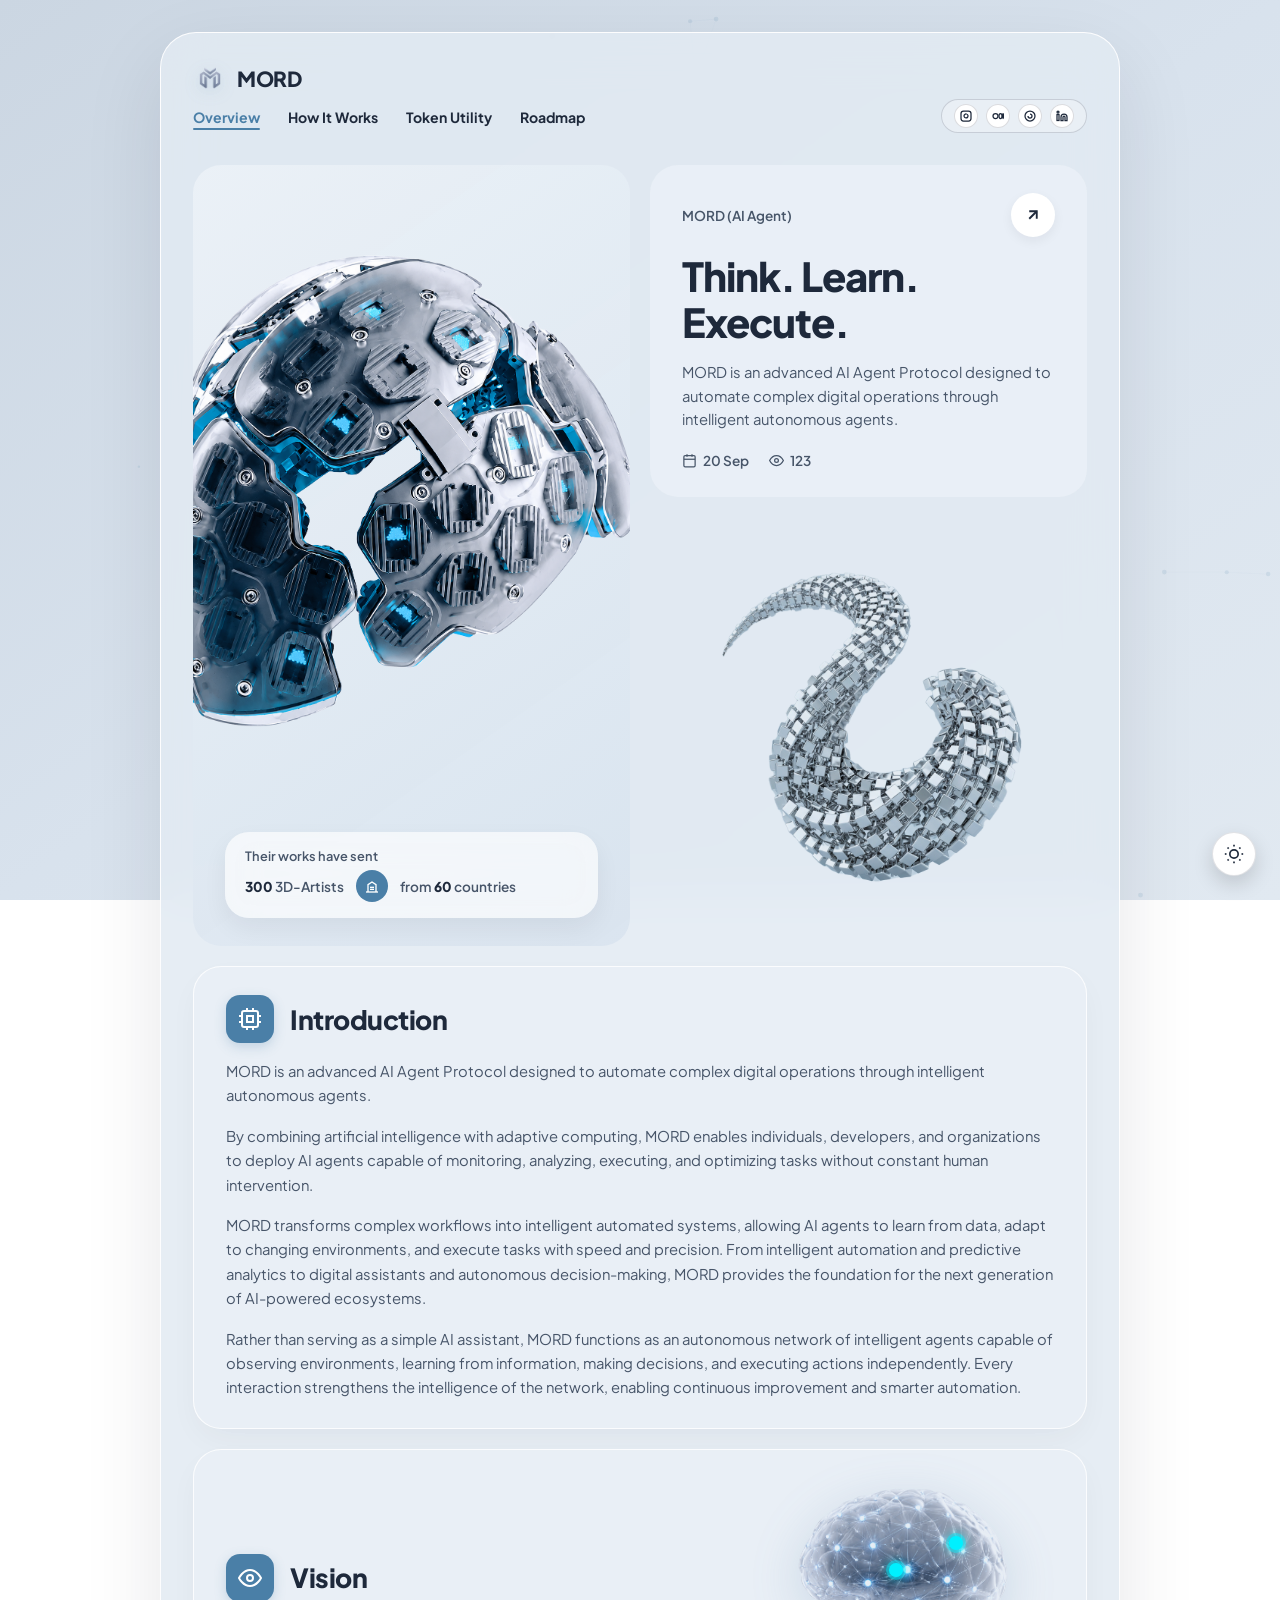
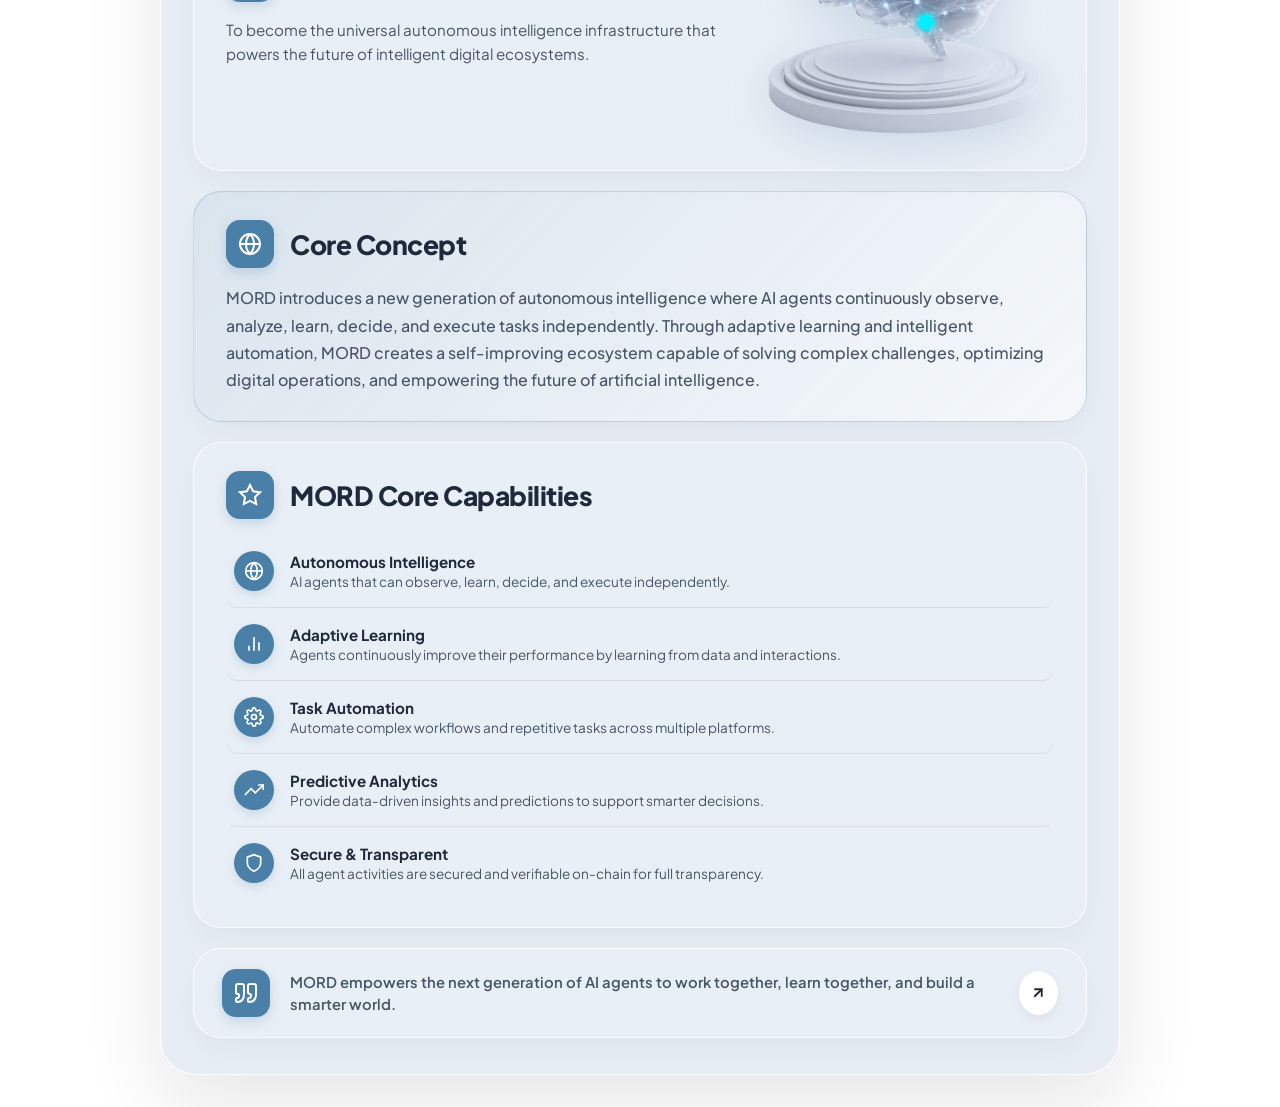
<file: index.html>
<!DOCTYPE html>
<html lang="en">

<head>
  <meta charset="UTF-8">
  <meta name="viewport" content="width=device-width, initial-scale=1.0">
  <meta name="virtual-protocol-site-verification" content="37917fe0d293b3307d3b12949246f4dc" />
  <title>Daily Insider | MORD (AI Agent) - Think. Learn. Execute.</title>
  <meta name="description"
    content="MORD is an advanced AI Agent Protocol designed to automate complex digital operations through intelligent autonomous agents.">
  <link rel="icon" type="image/png" href="assets/favicon.png">
  <link rel="icon" type="image/svg+xml" href="assets/favicon.svg">
  <link rel="apple-touch-icon" href="assets/favicon.png">
  <link rel="stylesheet" href="css/style.css">
</head>

<body>

  <!-- Particle Background Canvas -->
  <canvas id="bg-canvas"></canvas>

  <!-- Main Infographic Frame Wrapper -->
  <div class="infographic-wrapper">

    <!-- Top Header Row -->
    <header>
      <div class="top-header-row">
        <a href="index.html" class="brand-title">
          <img src="assets/mord_logo.png" alt="MORD Official Logo" class="brand-logo-img">
          <span>MORD</span>
        </a>


      </div>

      <!-- Sub Navigation Links & Social Icons -->
      <div class="sub-nav-row">
        <ul class="nav-links-list">
          <li><a href="index.html" class="active">Overview</a></li>
          <li><a href="how-it-works.html">How It Works</a></li>
          <li><a href="tokenomics.html">Token Utility</a></li>
          <li><a href="roadmap.html">Roadmap</a></li>
        </ul>

        <div class="social-pill-group">
          <a href="#" class="social-circle-icon" aria-label="Instagram">
            <svg width="12" height="12" viewBox="0 0 24 24" fill="none" stroke="currentColor" stroke-width="2.5">
              <rect x="2" y="2" width="20" height="20" rx="5" />
              <path d="M16 11.37A4 4 0 1 1 12.63 8 4 4 0 0 1 16 11.37z" />
              <line x1="17.5" y1="6.5" x2="17.51" y2="6.5" />
            </svg>
          </a>
          <a href="#" class="social-circle-icon" aria-label="Medium">
            <svg width="12" height="12" viewBox="0 0 24 24" fill="none" stroke="currentColor" stroke-width="2.5">
              <circle cx="7" cy="12" r="5" />
              <ellipse cx="17" cy="12" rx="3" ry="5" />
              <ellipse cx="22" cy="12" rx="1" ry="5" />
            </svg>
          </a>
          <a href="#" class="social-circle-icon" aria-label="Pinterest">
            <svg width="12" height="12" viewBox="0 0 24 24" fill="none" stroke="currentColor" stroke-width="2.5">
              <circle cx="12" cy="12" r="10" />
              <path d="M8 12c0 2.2 1.8 4 4 4s4-1.8 4-4-1.8-4-4-4" />
            </svg>
          </a>
          <a href="#" class="social-circle-icon" aria-label="LinkedIn">
            <svg width="12" height="12" viewBox="0 0 24 24" fill="none" stroke="currentColor" stroke-width="2.5">
              <path d="M16 8a6 6 0 0 1 6 6v7h-4v-7a2 2 0 0 0-2-2 2 2 0 0 0-2 2v7h-4v-7a6 6 0 0 1 6-6z" />
              <rect x="2" y="9" width="4" height="12" />
              <circle cx="4" cy="4" r="2" />
            </svg>
          </a>
        </div>
      </div>
    </header>

    <!-- Hero Section Grid -->
    <section class="hero-section-grid">

      <!-- Left Column Big Card -->
      <div class="info-card hero-card-visual-left tilt-card">
        <img class="visual-sphere-img" src="assets/hero_sphere.png" alt="3D Chrome Sphere Visual">

        <div class="badge-glass-overlay">
          <span class="badge-top-text">Their works have sent</span>
          <div class="badge-bottom-row">
            <span><strong id="count-artists" data-target="300">0</strong> 3D-Artists</span>
            <div class="badge-blue-circle-icon">
              <svg width="16" height="16" viewBox="0 0 24 24" fill="none" stroke="currentColor" stroke-width="2">
                <path d="M3 21h18" />
                <path d="M6 21V10l6-4 6 4v11" />
                <path d="M9 14h6" />
                <path d="M9 17h6" />
              </svg>
            </div>
            <span>from <strong id="count-countries" data-target="60">0</strong> countries</span>
          </div>
        </div>
      </div>

      <!-- Right Column Cards -->
      <div class="hero-right-col">

        <!-- Info Card -->
        <div class="info-card hero-info-card tilt-card">
          <div class="mord-tag-row">
            <span class="mord-tag-text">MORD (AI Agent)</span>
            <a href="how-it-works.html" class="arrow-circle-btn" id="top-arrow-btn" aria-label="Explore How It Works">
              <svg width="18" height="18" viewBox="0 0 24 24" fill="none" stroke="currentColor" stroke-width="2.5">
                <line x1="7" y1="17" x2="17" y2="7" />
                <polyline points="7 7 17 7 17 17" />
              </svg>
            </a>
          </div>

          <h1 class="hero-headline">Think. Learn. Execute.</h1>
          <p class="hero-desc">MORD is an advanced AI Agent Protocol designed to automate complex digital operations
            through intelligent autonomous agents.</p>

          <div class="meta-stats-row">
            <div class="meta-item">
              <svg width="15" height="15" viewBox="0 0 24 24" fill="none" stroke="currentColor" stroke-width="2">
                <rect x="3" y="4" width="18" height="18" rx="2" ry="2" />
                <line x1="16" y1="2" x2="16" y2="6" />
                <line x1="8" y1="2" x2="8" y2="6" />
                <line x1="3" y1="10" x2="21" y2="10" />
              </svg>
              <span>20 Sep</span>
            </div>
            <div class="meta-item">
              <svg width="15" height="15" viewBox="0 0 24 24" fill="none" stroke="currentColor" stroke-width="2">
                <path d="M1 12s4-8 11-8 11 8 11 8-4 8-11 8-11-8-11-8z" />
                <circle cx="12" cy="12" r="3" />
              </svg>
              <span id="count-views" data-target="123">0</span>
            </div>
          </div>
        </div>

        <!-- Mesh Structure Visual Card -->
        <div class="info-card mesh-visual-card tilt-card" id="mesh-card-btn">
          <img class="mesh-img" src="assets/mesh_structure.png" alt="3D Lattice Mesh Structure">
        </div>

      </div>

    </section>

    <!-- Section 1: Introduction -->
    <section class="info-card intro-card" id="intro">
      <div class="section-header">
        <div class="section-icon-btn">
          <svg width="24" height="24" viewBox="0 0 24 24" fill="none" stroke="currentColor" stroke-width="2">
            <rect x="4" y="4" width="16" height="16" rx="2" />
            <rect x="9" y="9" width="6" height="6" />
            <line x1="9" y1="1" x2="9" y2="4" />
            <line x1="15" y1="1" x2="15" y2="4" />
            <line x1="9" y1="20" x2="9" y2="23" />
            <line x1="15" y1="20" x2="15" y2="23" />
            <line x1="20" y1="9" x2="23" y2="9" />
            <line x1="20" y1="15" x2="23" y2="15" />
            <line x1="1" y1="9" x2="4" y2="9" />
            <line x1="1" y1="15" x2="4" y2="15" />
          </svg>
        </div>
        <h2 class="section-title">Introduction</h2>
      </div>

      <div class="intro-text-block">
        <p>MORD is an advanced AI Agent Protocol designed to automate complex digital operations through intelligent
          autonomous agents.</p>
        <p>By combining artificial intelligence with adaptive computing, MORD enables individuals, developers, and
          organizations to deploy AI agents capable of monitoring, analyzing, executing, and optimizing tasks without
          constant human intervention.</p>
        <p>MORD transforms complex workflows into intelligent automated systems, allowing AI agents to learn from data,
          adapt to changing environments, and execute tasks with speed and precision. From intelligent automation and
          predictive analytics to digital assistants and autonomous decision-making, MORD provides the foundation for
          the next generation of AI-powered ecosystems.</p>
        <p>Rather than serving as a simple AI assistant, MORD functions as an autonomous network of intelligent agents
          capable of observing environments, learning from information, making decisions, and executing actions
          independently. Every interaction strengthens the intelligence of the network, enabling continuous improvement
          and smarter automation.</p>
      </div>
    </section>

    <!-- Section 2: Vision -->
    <section class="info-card vision-card" id="vision">
      <div class="vision-grid-layout">
        <div>
          <div class="section-header">
            <div class="section-icon-btn">
              <svg width="24" height="24" viewBox="0 0 24 24" fill="none" stroke="currentColor" stroke-width="2">
                <path d="M1 12s4-8 11-8 11 8 11 8-4 8-11 8-11-8-11-8z" />
                <circle cx="12" cy="12" r="3" />
              </svg>
            </div>
            <h2 class="section-title">Vision</h2>
          </div>

          <p class="vision-statement-text">To become the universal autonomous intelligence infrastructure that powers
            the future of intelligent digital ecosystems.</p>
        </div>

        <div class="vision-brain-container">
          <img src="assets/glowing_brain_pedestal.png" alt="3D Glowing AI Brain on Pedestal">

          <!-- Telemetry Hotspot Points -->
          <div class="brain-hotspot" style="top: 32%; left: 45%;">
            <div class="hotspot-popup">Neural Latency: 1.2ms</div>
          </div>
          <div class="brain-hotspot" style="top: 22%; left: 65%;">
            <div class="hotspot-popup">Active Sub-Agents: 1,024</div>
          </div>
          <div class="brain-hotspot" style="top: 52%; left: 55%;">
            <div class="hotspot-popup">On-chain Verification: 99.9%</div>
          </div>
        </div>
      </div>
    </section>

    <!-- Section 3: Core Concept -->
    <section class="info-card concept-card-highlight">
      <div class="section-header">
        <div class="section-icon-btn">
          <svg width="24" height="24" viewBox="0 0 24 24" fill="none" stroke="currentColor" stroke-width="2">
            <circle cx="12" cy="12" r="10" />
            <path d="M12 2a14.5 14.5 0 0 0 0 20 14.5 14.5 0 0 0 0-20" />
            <path d="M2 12h20" />
          </svg>
        </div>
        <h2 class="section-title">Core Concept</h2>
      </div>
      <p class="concept-text">MORD introduces a new generation of autonomous intelligence where AI agents continuously
        observe, analyze, learn, decide, and execute tasks independently. Through adaptive learning and intelligent
        automation, MORD creates a self-improving ecosystem capable of solving complex challenges, optimizing digital
        operations, and empowering the future of artificial intelligence.</p>
    </section>

    <!-- Section 4: MORD Core Capabilities -->
    <section class="info-card capabilities-card" id="capabilities">
      <div class="section-header">
        <div class="section-icon-btn">
          <svg width="24" height="24" viewBox="0 0 24 24" fill="none" stroke="currentColor" stroke-width="2">
            <polygon
              points="12 2 15.09 8.26 22 9.27 17 14.14 18.18 21.02 12 17.77 5.82 21.02 7 14.14 2 9.27 8.91 8.26 12 2" />
          </svg>
        </div>
        <h2 class="section-title">MORD Core Capabilities</h2>
      </div>

      <div class="capabilities-list-group">

        <div class="capability-row-item" data-cap-name="Autonomous Intelligence"
          data-cap-desc="AI agents that can observe, learn, decide, and execute independently.">
          <div class="capability-circle-icon">
            <svg width="20" height="20" viewBox="0 0 24 24" fill="none" stroke="currentColor" stroke-width="2">
              <circle cx="12" cy="12" r="10" />
              <path d="M12 2a14.5 14.5 0 0 0 0 20 14.5 14.5 0 0 0 0-20" />
              <path d="M2 12h20" />
            </svg>
          </div>
          <div class="capability-details-box">
            <h3 class="capability-item-title">Autonomous Intelligence</h3>
            <p class="capability-item-desc">AI agents that can observe, learn, decide, and execute independently.</p>
          </div>
        </div>

        <div class="capability-row-item" data-cap-name="Adaptive Learning"
          data-cap-desc="Agents continuously improve their performance by learning from data and interactions.">
          <div class="capability-circle-icon">
            <svg width="20" height="20" viewBox="0 0 24 24" fill="none" stroke="currentColor" stroke-width="2">
              <line x1="18" y1="20" x2="18" y2="10" />
              <line x1="12" y1="20" x2="12" y2="4" />
              <line x1="6" y1="20" x2="6" y2="14" />
            </svg>
          </div>
          <div class="capability-details-box">
            <h3 class="capability-item-title">Adaptive Learning</h3>
            <p class="capability-item-desc">Agents continuously improve their performance by learning from data and
              interactions.</p>
          </div>
        </div>

        <div class="capability-row-item" data-cap-name="Task Automation"
          data-cap-desc="Automate complex workflows and repetitive tasks across multiple platforms.">
          <div class="capability-circle-icon">
            <svg width="20" height="20" viewBox="0 0 24 24" fill="none" stroke="currentColor" stroke-width="2">
              <circle cx="12" cy="12" r="3" />
              <path
                d="M19.4 15a1.65 1.65 0 0 0 .33 1.82l.06.06a2 2 0 0 1 0 2.83 2 2 0 0 1-2.83 0l-.06-.06a1.65 1.65 0 0 0-1.82-.33 1.65 1.65 0 0 0-1 1.51V21a2 2 0 0 1-2 2 2 2 0 0 1-2-2v-.09A1.65 1.65 0 0 0 9 19.4a1.65 1.65 0 0 0-1.82.33l-.06.06a2 2 0 0 1-2.83 0 2 2 0 0 1 0-2.83l.06-.06a1.65 1.65 0 0 0 .33-1.82 1.65 1.65 0 0 0-1.51-1H3a2 2 0 0 1-2-2 2 2 0 0 1 2-2h.09A1.65 1.65 0 0 0 4.6 9a1.65 1.65 0 0 0-.33-1.82l-.06-.06a2 2 0 0 1 0-2.83 2 2 0 0 1 2.83 0l.06.06a1.65 1.65 0 0 0 1.82.33H9a1.65 1.65 0 0 0 1-1.51V3a2 2 0 0 1 2-2 2 2 0 0 1 2 2v.09a1.65 1.65 0 0 0 1 1.51 1.65 1.65 0 0 0 1.82-.33l.06-.06a2 2 0 0 1 2.83 0 2 2 0 0 1 0 2.83l-.06.06a1.65 1.65 0 0 0-.33 1.82V9a1.65 1.65 0 0 0 1.51 1H21a2 2 0 0 1 2 2 2 2 0 0 1-2 2h-.09a1.65 1.65 0 0 0-1.51 1z" />
            </svg>
          </div>
          <div class="capability-details-box">
            <h3 class="capability-item-title">Task Automation</h3>
            <p class="capability-item-desc">Automate complex workflows and repetitive tasks across multiple platforms.
            </p>
          </div>
        </div>

        <div class="capability-row-item" data-cap-name="Predictive Analytics"
          data-cap-desc="Provide data-driven insights and predictions to support smarter decisions.">
          <div class="capability-circle-icon">
            <svg width="20" height="20" viewBox="0 0 24 24" fill="none" stroke="currentColor" stroke-width="2">
              <polyline points="23 6 13.5 15.5 8.5 10.5 1 18" />
              <polyline points="17 6 23 6 23 12" />
            </svg>
          </div>
          <div class="capability-details-box">
            <h3 class="capability-item-title">Predictive Analytics</h3>
            <p class="capability-item-desc">Provide data-driven insights and predictions to support smarter decisions.
            </p>
          </div>
        </div>

        <div class="capability-row-item" data-cap-name="Secure & Transparent"
          data-cap-desc="All agent activities are secured and verifiable on-chain for full transparency.">
          <div class="capability-circle-icon">
            <svg width="20" height="20" viewBox="0 0 24 24" fill="none" stroke="currentColor" stroke-width="2">
              <path d="M12 22s8-4 8-10V5l-8-3-8 3v7c0 6 8 10 8 10z" />
            </svg>
          </div>
          <div class="capability-details-box">
            <h3 class="capability-item-title">Secure & Transparent</h3>
            <p class="capability-item-desc">All agent activities are secured and verifiable on-chain for full
              transparency.</p>
          </div>
        </div>

      </div>
    </section>

    <!-- Section 5: Quote Banner -->
    <section class="info-card quote-card-row" id="quote-sec">
      <div class="quote-left-group">
        <div class="section-icon-btn">
          <svg width="24" height="24" viewBox="0 0 24 24" fill="none" stroke="currentColor" stroke-width="2">
            <path
              d="M3 21c3 0 7-1 7-8V5c0-1.25-.756-2.017-2-2H4c-1.25 0-2 .75-2 1.972V11c0 1.25.75 2 2 2 1 0 1 0 1 1v1c0 1-1 2-2 2s-1 .008-1 1.031V20c0 1 0 1 1 1z" />
            <path
              d="M15 21c3 0 7-1 7-8V5c0-1.25-.757-2.017-2-2h-4c-1.25 0-2 .75-2 1.972V11c0 1.25.75 2 2 2 1 0 1 0 1 1v1c0 1-1 2-2 2s-1 .008-1 1.031V20c0 1 0 1 1 1z" />
          </svg>
        </div>
        <p class="quote-statement">MORD empowers the next generation of AI agents to work together, learn together, and
          build a smarter world.</p>
      </div>

      <a href="how-it-works.html" class="arrow-circle-btn" aria-label="Explore Protocol">
        <svg width="18" height="18" viewBox="0 0 24 24" fill="none" stroke="currentColor" stroke-width="2.5">
          <line x1="7" y1="17" x2="17" y2="7" />
          <polyline points="7 7 17 7 17 17" />
        </svg>
      </a>
    </section>

  </div>

  <!-- Interactive Modal Box -->
  <div class="modal-overlay" id="modal-overlay">
    <div class="modal-box">
      <button class="modal-close-x" id="modal-close">&times;</button>
      <h3 class="modal-heading" id="modal-title">MORD AI Agent Portal</h3>
      <p class="modal-subtext" id="modal-subtitle">Experience autonomous neural agent execution.</p>
      <button class="modal-btn-submit" id="modal-action-btn">Launch Agent Console</button>
    </div>
  </div>

  <!-- Floating Light/Dark Mode Switch -->
  <button class="theme-switch-float" id="theme-switch" aria-label="Toggle Dark Mode">
    <svg width="20" height="20" viewBox="0 0 24 24" fill="none" stroke="currentColor" stroke-width="2">
      <circle cx="12" cy="12" r="5" />
      <line x1="12" y1="1" x2="12" y2="3" />
      <line x1="12" y1="21" x2="12" y2="23" />
      <line x1="4.22" y1="4.22" x2="5.64" y2="5.64" />
      <line x1="18.36" y1="18.36" x2="19.78" y2="19.78" />
      <line x1="1" y1="12" x2="3" y2="12" />
      <line x1="21" y1="12" x2="23" y2="12" />
      <line x1="4.22" y1="19.78" x2="5.64" y2="18.36" />
      <line x1="18.36" y1="5.64" x2="19.78" y2="4.22" />
    </svg>
  </button>

  <script src="js/app.js"></script>
</body>

</html>
</file>
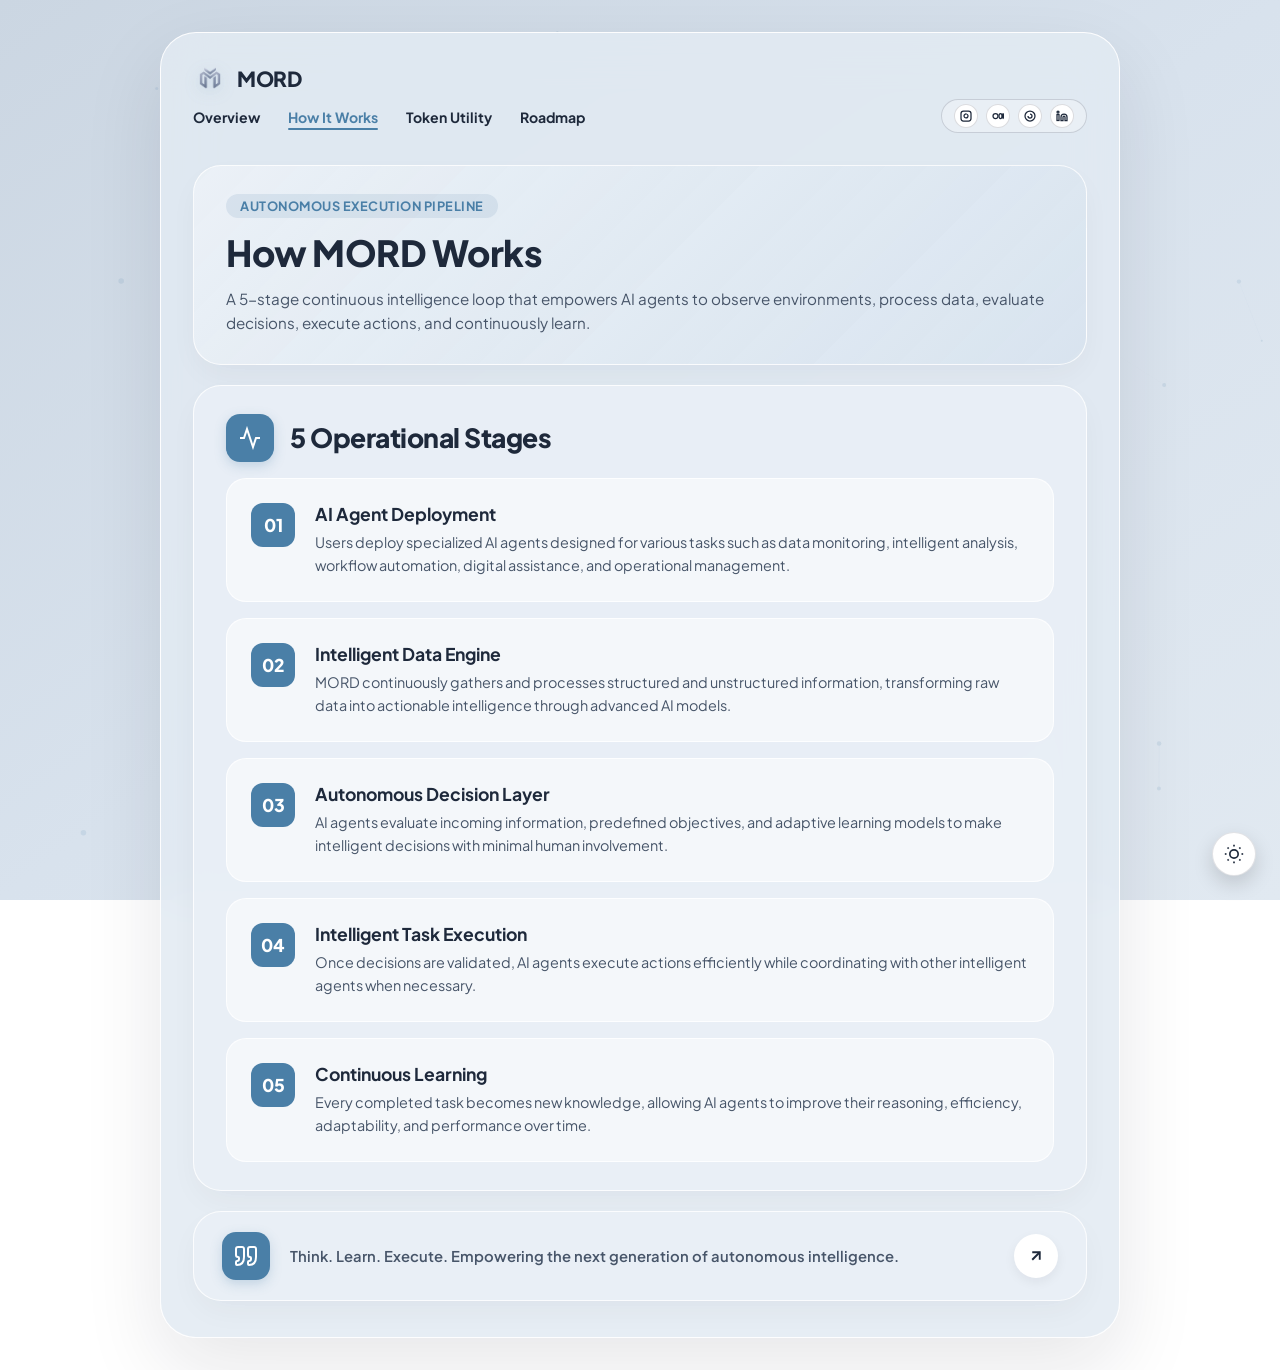
<file: how-it-works.html>
<!DOCTYPE html>
<html lang="en">
<head>
  <meta charset="UTF-8">
  <meta name="viewport" content="width=device-width, initial-scale=1.0">
  <title>How It Works | MORD AI Agent Protocol</title>
  <meta name="description" content="Learn how MORD AI Agents observe, analyze, learn, decide, and execute autonomous digital workflows.">
  <link rel="icon" type="image/png" href="assets/favicon.png">
  <link rel="icon" type="image/svg+xml" href="assets/favicon.svg">
  <link rel="apple-touch-icon" href="assets/favicon.png">
  <link rel="stylesheet" href="css/style.css">
</head>
<body>

  <!-- Particle Background Canvas -->
  <canvas id="bg-canvas"></canvas>

  <div class="infographic-wrapper">

    <!-- Top Header Row -->
    <header>
      <div class="top-header-row">
        <a href="index.html" class="brand-title">
          <img src="assets/mord_logo.png" alt="MORD Official Logo" class="brand-logo-img">
          <span>MORD</span>
        </a>


      </div>

      <!-- Sub Navigation Links & Social Icons -->
      <div class="sub-nav-row">
        <ul class="nav-links-list">
          <li><a href="index.html">Overview</a></li>
          <li><a href="how-it-works.html" class="active">How It Works</a></li>
          <li><a href="tokenomics.html">Token Utility</a></li>
          <li><a href="roadmap.html">Roadmap</a></li>
        </ul>

        <div class="social-pill-group">
          <a href="#" class="social-circle-icon" aria-label="Instagram">
            <svg width="12" height="12" viewBox="0 0 24 24" fill="none" stroke="currentColor" stroke-width="2.5"><rect x="2" y="2" width="20" height="20" rx="5"/><path d="M16 11.37A4 4 0 1 1 12.63 8 4 4 0 0 1 16 11.37z"/><line x1="17.5" y1="6.5" x2="17.51" y2="6.5"/></svg>
          </a>
          <a href="#" class="social-circle-icon" aria-label="Medium">
            <svg width="12" height="12" viewBox="0 0 24 24" fill="none" stroke="currentColor" stroke-width="2.5"><circle cx="7" cy="12" r="5"/><ellipse cx="17" cy="12" rx="3" ry="5"/><ellipse cx="22" cy="12" rx="1" ry="5"/></svg>
          </a>
          <a href="#" class="social-circle-icon" aria-label="Pinterest">
            <svg width="12" height="12" viewBox="0 0 24 24" fill="none" stroke="currentColor" stroke-width="2.5"><circle cx="12" cy="12" r="10"/><path d="M8 12c0 2.2 1.8 4 4 4s4-1.8 4-4-1.8-4-4-4"/></svg>
          </a>
          <a href="#" class="social-circle-icon" aria-label="LinkedIn">
            <svg width="12" height="12" viewBox="0 0 24 24" fill="none" stroke="currentColor" stroke-width="2.5"><path d="M16 8a6 6 0 0 1 6 6v7h-4v-7a2 2 0 0 0-2-2 2 2 0 0 0-2 2v7h-4v-7a6 6 0 0 1 6-6z"/><rect x="2" y="9" width="4" height="12"/><circle cx="4" cy="4" r="2"/></svg>
          </a>
        </div>
      </div>
    </header>

    <!-- Page Header Title Card -->
    <div class="info-card page-header-card">
      <span class="page-badge">Autonomous Execution Pipeline</span>
      <h1 class="page-title">How MORD Works</h1>
      <p class="page-subtitle">A 5-stage continuous intelligence loop that empowers AI agents to observe environments, process data, evaluate decisions, execute actions, and continuously learn.</p>
    </div>

    <!-- 5-Step Process Section -->
    <section class="info-card">
      <div class="section-header">
        <div class="section-icon-btn">
          <svg width="24" height="24" viewBox="0 0 24 24" fill="none" stroke="currentColor" stroke-width="2"><polyline points="22 12 18 12 15 21 9 3 6 12 2 12"/></svg>
        </div>
        <h2 class="section-title">5 Operational Stages</h2>
      </div>

      <div class="steps-container">

        <div class="step-card-item">
          <div class="step-num-badge">01</div>
          <div class="step-content-box">
            <h3>AI Agent Deployment</h3>
            <p>Users deploy specialized AI agents designed for various tasks such as data monitoring, intelligent analysis, workflow automation, digital assistance, and operational management.</p>
          </div>
        </div>

        <div class="step-card-item">
          <div class="step-num-badge">02</div>
          <div class="step-content-box">
            <h3>Intelligent Data Engine</h3>
            <p>MORD continuously gathers and processes structured and unstructured information, transforming raw data into actionable intelligence through advanced AI models.</p>
          </div>
        </div>

        <div class="step-card-item">
          <div class="step-num-badge">03</div>
          <div class="step-content-box">
            <h3>Autonomous Decision Layer</h3>
            <p>AI agents evaluate incoming information, predefined objectives, and adaptive learning models to make intelligent decisions with minimal human involvement.</p>
          </div>
        </div>

        <div class="step-card-item">
          <div class="step-num-badge">04</div>
          <div class="step-content-box">
            <h3>Intelligent Task Execution</h3>
            <p>Once decisions are validated, AI agents execute actions efficiently while coordinating with other intelligent agents when necessary.</p>
          </div>
        </div>

        <div class="step-card-item">
          <div class="step-num-badge">05</div>
          <div class="step-content-box">
            <h3>Continuous Learning</h3>
            <p>Every completed task becomes new knowledge, allowing AI agents to improve their reasoning, efficiency, adaptability, and performance over time.</p>
          </div>
        </div>

      </div>
    </section>

    <!-- Bottom Quote Banner -->
    <section class="info-card quote-card-row">
      <div class="quote-left-group">
        <div class="section-icon-btn">
          <svg width="24" height="24" viewBox="0 0 24 24" fill="none" stroke="currentColor" stroke-width="2"><path d="M3 21c3 0 7-1 7-8V5c0-1.25-.756-2.017-2-2H4c-1.25 0-2 .75-2 1.972V11c0 1.25.75 2 2 2 1 0 1 0 1 1v1c0 1-1 2-2 2s-1 .008-1 1.031V20c0 1 0 1 1 1z"/><path d="M15 21c3 0 7-1 7-8V5c0-1.25-.757-2.017-2-2h-4c-1.25 0-2 .75-2 1.972V11c0 1.25.75 2 2 2 1 0 1 0 1 1v1c0 1-1 2-2 2s-1 .008-1 1.031V20c0 1 0 1 1 1z"/></svg>
        </div>
        <p class="quote-statement">Think. Learn. Execute. Empowering the next generation of autonomous intelligence.</p>
      </div>

      <a href="tokenomics.html" class="arrow-circle-btn" aria-label="Explore Token Utility">
        <svg width="18" height="18" viewBox="0 0 24 24" fill="none" stroke="currentColor" stroke-width="2.5"><line x1="7" y1="17" x2="17" y2="7"/><polyline points="7 7 17 7 17 17"/></svg>
      </a>
    </section>

  </div>

  <!-- Modal Overlay -->
  <div class="modal-overlay" id="modal-overlay">
    <div class="modal-box">
      <button class="modal-close-x" id="modal-close">&times;</button>
      <h3 class="modal-heading" id="modal-title">Deploy Agent Node</h3>
      <p class="modal-subtext" id="modal-subtitle">Configure your autonomous workflow stage.</p>
      <button class="modal-btn-submit" id="modal-action-btn">Deploy Now</button>
    </div>
  </div>

  <button class="theme-switch-float" id="theme-switch" aria-label="Toggle Dark Mode">
    <svg width="20" height="20" viewBox="0 0 24 24" fill="none" stroke="currentColor" stroke-width="2"><circle cx="12" cy="12" r="5"/><line x1="12" y1="1" x2="12" y2="3"/><line x1="12" y1="21" x2="12" y2="23"/><line x1="4.22" y1="4.22" x2="5.64" y2="5.64"/><line x1="18.36" y1="18.36" x2="19.78" y2="19.78"/><line x1="1" y1="12" x2="3" y2="12"/><line x1="21" y1="12" x2="23" y2="12"/><line x1="4.22" y1="19.78" x2="5.64" y2="18.36"/><line x1="18.36" y1="5.64" x2="19.78" y2="4.22"/></svg>
  </button>

  <script src="js/app.js"></script>
</body>
</html>
</file>
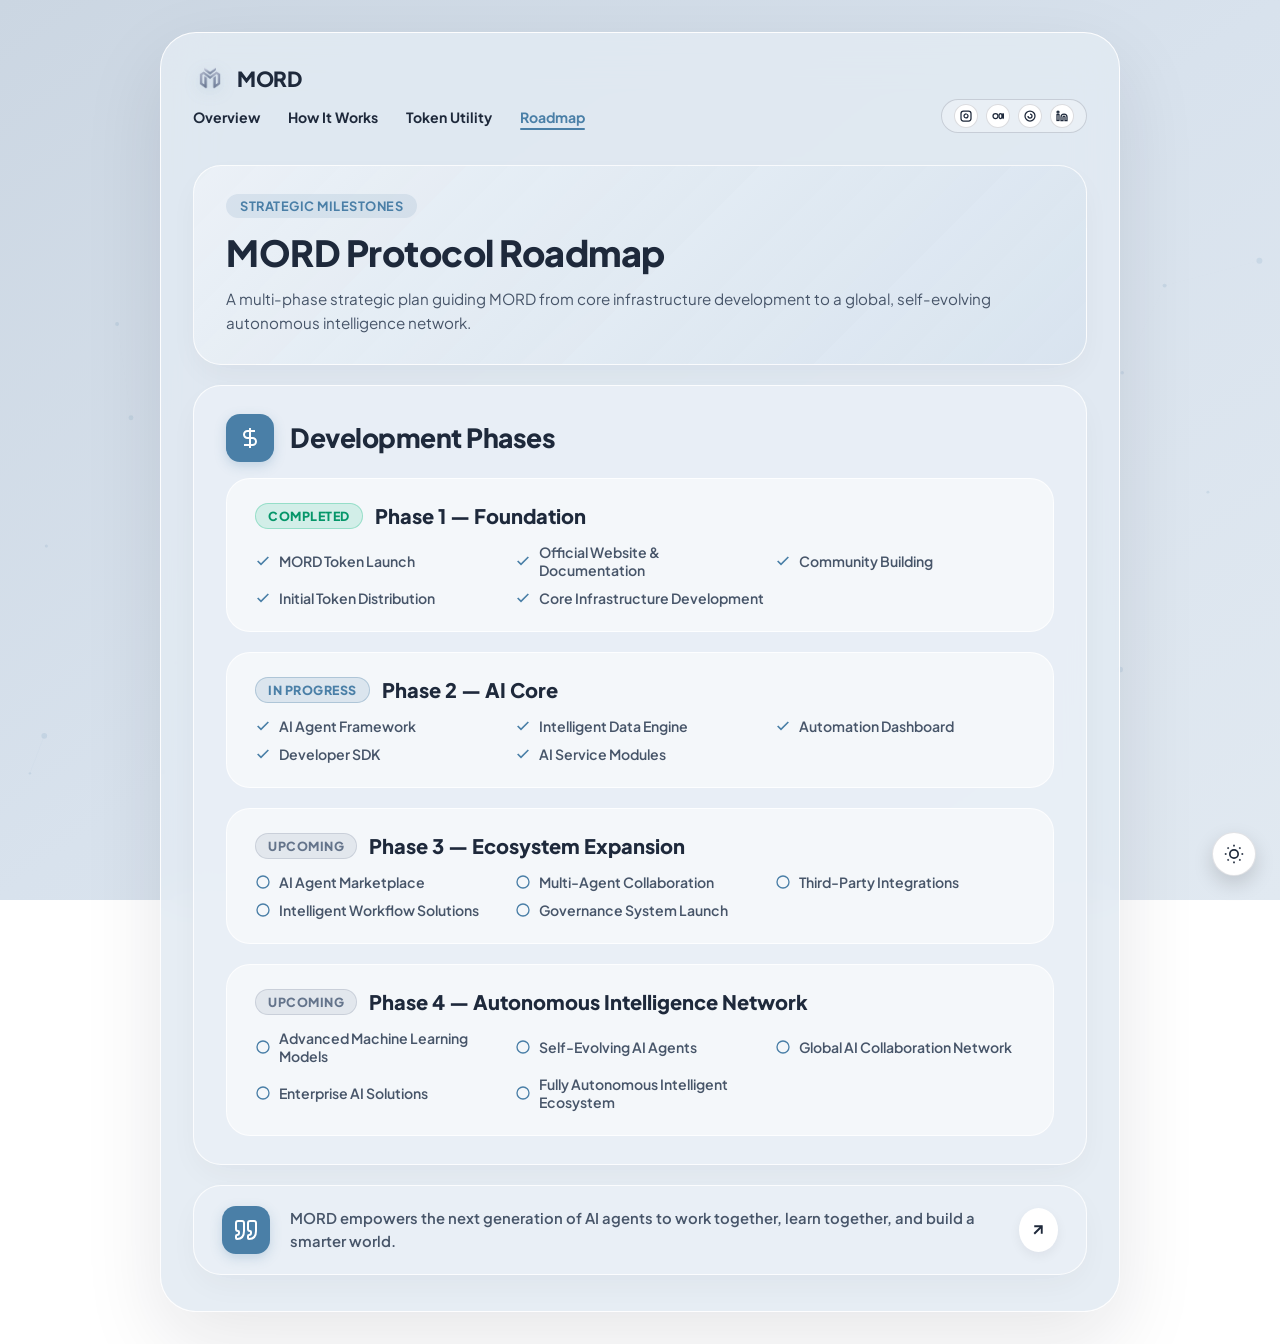
<file: roadmap.html>
<!DOCTYPE html>
<html lang="en">
<head>
  <meta charset="UTF-8">
  <meta name="viewport" content="width=device-width, initial-scale=1.0">
  <title>Roadmap | MORD AI Agent Protocol</title>
  <meta name="description" content="Explore MORD's 4-Phase strategic roadmap towards a fully autonomous intelligent ecosystem.">
  <link rel="icon" type="image/png" href="assets/favicon.png">
  <link rel="icon" type="image/svg+xml" href="assets/favicon.svg">
  <link rel="apple-touch-icon" href="assets/favicon.png">
  <link rel="stylesheet" href="css/style.css">
</head>
<body>

  <!-- Particle Background Canvas -->
  <canvas id="bg-canvas"></canvas>

  <div class="infographic-wrapper">

    <!-- Top Header Row -->
    <header>
      <div class="top-header-row">
        <a href="index.html" class="brand-title">
          <img src="assets/mord_logo.png" alt="MORD Official Logo" class="brand-logo-img">
          <span>MORD</span>
        </a>


      </div>

      <!-- Sub Navigation Links & Social Icons -->
      <div class="sub-nav-row">
        <ul class="nav-links-list">
          <li><a href="index.html">Overview</a></li>
          <li><a href="how-it-works.html">How It Works</a></li>
          <li><a href="tokenomics.html">Token Utility</a></li>
          <li><a href="roadmap.html" class="active">Roadmap</a></li>
        </ul>

        <div class="social-pill-group">
          <a href="#" class="social-circle-icon" aria-label="Instagram">
            <svg width="12" height="12" viewBox="0 0 24 24" fill="none" stroke="currentColor" stroke-width="2.5"><rect x="2" y="2" width="20" height="20" rx="5"/><path d="M16 11.37A4 4 0 1 1 12.63 8 4 4 0 0 1 16 11.37z"/><line x1="17.5" y1="6.5" x2="17.51" y2="6.5"/></svg>
          </a>
          <a href="#" class="social-circle-icon" aria-label="Medium">
            <svg width="12" height="12" viewBox="0 0 24 24" fill="none" stroke="currentColor" stroke-width="2.5"><circle cx="7" cy="12" r="5"/><ellipse cx="17" cy="12" rx="3" ry="5"/><ellipse cx="22" cy="12" rx="1" ry="5"/></svg>
          </a>
          <a href="#" class="social-circle-icon" aria-label="Pinterest">
            <svg width="12" height="12" viewBox="0 0 24 24" fill="none" stroke="currentColor" stroke-width="2.5"><circle cx="12" cy="12" r="10"/><path d="M8 12c0 2.2 1.8 4 4 4s4-1.8 4-4-1.8-4-4-4"/></svg>
          </a>
          <a href="#" class="social-circle-icon" aria-label="LinkedIn">
            <svg width="12" height="12" viewBox="0 0 24 24" fill="none" stroke="currentColor" stroke-width="2.5"><path d="M16 8a6 6 0 0 1 6 6v7h-4v-7a2 2 0 0 0-2-2 2 2 0 0 0-2 2v7h-4v-7a6 6 0 0 1 6-6z"/><rect x="2" y="9" width="4" height="12"/><circle cx="4" cy="4" r="2"/></svg>
          </a>
        </div>
      </div>
    </header>

    <!-- Page Header Title Card -->
    <div class="info-card page-header-card">
      <span class="page-badge">Strategic Milestones</span>
      <h1 class="page-title">MORD Protocol Roadmap</h1>
      <p class="page-subtitle">A multi-phase strategic plan guiding MORD from core infrastructure development to a global, self-evolving autonomous intelligence network.</p>
    </div>

    <!-- 4-Phase Roadmap Timeline -->
    <section class="info-card">
      <div class="section-header">
        <div class="section-icon-btn">
          <svg width="24" height="24" viewBox="0 0 24 24" fill="none" stroke="currentColor" stroke-width="2"><path d="M12 2v20"/><path d="M17 5H9.5a3.5 3.5 0 0 0 0 7h5a3.5 3.5 0 0 1 0 7H6"/></svg>
        </div>
        <h2 class="section-title">Development Phases</h2>
      </div>

      <div class="roadmap-timeline-container">

        <!-- Phase 1 -->
        <div class="phase-card-item">
          <div class="phase-header-row">
            <div class="phase-title-group">
              <span class="phase-badge-pill status-completed">Completed</span>
              <h3 class="phase-title">Phase 1 — Foundation</h3>
            </div>
          </div>

          <ul class="phase-milestones-list">
            <li>
              <svg width="16" height="16" viewBox="0 0 24 24" fill="none" stroke="currentColor" stroke-width="2.5"><polyline points="20 6 9 17 4 12"/></svg>
              <span>MORD Token Launch</span>
            </li>
            <li>
              <svg width="16" height="16" viewBox="0 0 24 24" fill="none" stroke="currentColor" stroke-width="2.5"><polyline points="20 6 9 17 4 12"/></svg>
              <span>Official Website & Documentation</span>
            </li>
            <li>
              <svg width="16" height="16" viewBox="0 0 24 24" fill="none" stroke="currentColor" stroke-width="2.5"><polyline points="20 6 9 17 4 12"/></svg>
              <span>Community Building</span>
            </li>
            <li>
              <svg width="16" height="16" viewBox="0 0 24 24" fill="none" stroke="currentColor" stroke-width="2.5"><polyline points="20 6 9 17 4 12"/></svg>
              <span>Initial Token Distribution</span>
            </li>
            <li>
              <svg width="16" height="16" viewBox="0 0 24 24" fill="none" stroke="currentColor" stroke-width="2.5"><polyline points="20 6 9 17 4 12"/></svg>
              <span>Core Infrastructure Development</span>
            </li>
          </ul>
        </div>

        <!-- Phase 2 -->
        <div class="phase-card-item">
          <div class="phase-header-row">
            <div class="phase-title-group">
              <span class="phase-badge-pill status-in-progress">In Progress</span>
              <h3 class="phase-title">Phase 2 — AI Core</h3>
            </div>
          </div>

          <ul class="phase-milestones-list">
            <li>
              <svg width="16" height="16" viewBox="0 0 24 24" fill="none" stroke="currentColor" stroke-width="2.5"><polyline points="20 6 9 17 4 12"/></svg>
              <span>AI Agent Framework</span>
            </li>
            <li>
              <svg width="16" height="16" viewBox="0 0 24 24" fill="none" stroke="currentColor" stroke-width="2.5"><polyline points="20 6 9 17 4 12"/></svg>
              <span>Intelligent Data Engine</span>
            </li>
            <li>
              <svg width="16" height="16" viewBox="0 0 24 24" fill="none" stroke="currentColor" stroke-width="2.5"><polyline points="20 6 9 17 4 12"/></svg>
              <span>Automation Dashboard</span>
            </li>
            <li>
              <svg width="16" height="16" viewBox="0 0 24 24" fill="none" stroke="currentColor" stroke-width="2.5"><polyline points="20 6 9 17 4 12"/></svg>
              <span>Developer SDK</span>
            </li>
            <li>
              <svg width="16" height="16" viewBox="0 0 24 24" fill="none" stroke="currentColor" stroke-width="2.5"><polyline points="20 6 9 17 4 12"/></svg>
              <span>AI Service Modules</span>
            </li>
          </ul>
        </div>

        <!-- Phase 3 -->
        <div class="phase-card-item">
          <div class="phase-header-row">
            <div class="phase-title-group">
              <span class="phase-badge-pill status-upcoming">Upcoming</span>
              <h3 class="phase-title">Phase 3 — Ecosystem Expansion</h3>
            </div>
          </div>

          <ul class="phase-milestones-list">
            <li>
              <svg width="16" height="16" viewBox="0 0 24 24" fill="none" stroke="currentColor" stroke-width="2"><circle cx="12" cy="12" r="9"/></svg>
              <span>AI Agent Marketplace</span>
            </li>
            <li>
              <svg width="16" height="16" viewBox="0 0 24 24" fill="none" stroke="currentColor" stroke-width="2"><circle cx="12" cy="12" r="9"/></svg>
              <span>Multi-Agent Collaboration</span>
            </li>
            <li>
              <svg width="16" height="16" viewBox="0 0 24 24" fill="none" stroke="currentColor" stroke-width="2"><circle cx="12" cy="12" r="9"/></svg>
              <span>Third-Party Integrations</span>
            </li>
            <li>
              <svg width="16" height="16" viewBox="0 0 24 24" fill="none" stroke="currentColor" stroke-width="2"><circle cx="12" cy="12" r="9"/></svg>
              <span>Intelligent Workflow Solutions</span>
            </li>
            <li>
              <svg width="16" height="16" viewBox="0 0 24 24" fill="none" stroke="currentColor" stroke-width="2"><circle cx="12" cy="12" r="9"/></svg>
              <span>Governance System Launch</span>
            </li>
          </ul>
        </div>

        <!-- Phase 4 -->
        <div class="phase-card-item">
          <div class="phase-header-row">
            <div class="phase-title-group">
              <span class="phase-badge-pill status-upcoming">Upcoming</span>
              <h3 class="phase-title">Phase 4 — Autonomous Intelligence Network</h3>
            </div>
          </div>

          <ul class="phase-milestones-list">
            <li>
              <svg width="16" height="16" viewBox="0 0 24 24" fill="none" stroke="currentColor" stroke-width="2"><circle cx="12" cy="12" r="9"/></svg>
              <span>Advanced Machine Learning Models</span>
            </li>
            <li>
              <svg width="16" height="16" viewBox="0 0 24 24" fill="none" stroke="currentColor" stroke-width="2"><circle cx="12" cy="12" r="9"/></svg>
              <span>Self-Evolving AI Agents</span>
            </li>
            <li>
              <svg width="16" height="16" viewBox="0 0 24 24" fill="none" stroke="currentColor" stroke-width="2"><circle cx="12" cy="12" r="9"/></svg>
              <span>Global AI Collaboration Network</span>
            </li>
            <li>
              <svg width="16" height="16" viewBox="0 0 24 24" fill="none" stroke="currentColor" stroke-width="2"><circle cx="12" cy="12" r="9"/></svg>
              <span>Enterprise AI Solutions</span>
            </li>
            <li>
              <svg width="16" height="16" viewBox="0 0 24 24" fill="none" stroke="currentColor" stroke-width="2"><circle cx="12" cy="12" r="9"/></svg>
              <span>Fully Autonomous Intelligent Ecosystem</span>
            </li>
          </ul>
        </div>

      </div>
    </section>

    <!-- Bottom Quote Banner -->
    <section class="info-card quote-card-row">
      <div class="quote-left-group">
        <div class="section-icon-btn">
          <svg width="24" height="24" viewBox="0 0 24 24" fill="none" stroke="currentColor" stroke-width="2"><path d="M3 21c3 0 7-1 7-8V5c0-1.25-.756-2.017-2-2H4c-1.25 0-2 .75-2 1.972V11c0 1.25.75 2 2 2 1 0 1 0 1 1v1c0 1-1 2-2 2s-1 .008-1 1.031V20c0 1 0 1 1 1z"/><path d="M15 21c3 0 7-1 7-8V5c0-1.25-.757-2.017-2-2h-4c-1.25 0-2 .75-2 1.972V11c0 1.25.75 2 2 2 1 0 1 0 1 1v1c0 1-1 2-2 2s-1 .008-1 1.031V20c0 1 0 1 1 1z"/></svg>
        </div>
        <p class="quote-statement">MORD empowers the next generation of AI agents to work together, learn together, and build a smarter world.</p>
      </div>

      <a href="index.html" class="arrow-circle-btn" aria-label="Return to Overview">
        <svg width="18" height="18" viewBox="0 0 24 24" fill="none" stroke="currentColor" stroke-width="2.5"><line x1="7" y1="17" x2="17" y2="7"/><polyline points="7 7 17 7 17 17"/></svg>
      </a>
    </section>

  </div>

  <!-- Modal Overlay -->
  <div class="modal-overlay" id="modal-overlay">
    <div class="modal-box">
      <button class="modal-close-x" id="modal-close">&times;</button>
      <h3 class="modal-heading" id="modal-title">Track Protocol Roadmap</h3>
      <p class="modal-subtext" id="modal-subtitle">Subscribe to phase updates and release notes.</p>
      <button class="modal-btn-submit" id="modal-action-btn">Subscribe Updates</button>
    </div>
  </div>

  <button class="theme-switch-float" id="theme-switch" aria-label="Toggle Dark Mode">
    <svg width="20" height="20" viewBox="0 0 24 24" fill="none" stroke="currentColor" stroke-width="2"><circle cx="12" cy="12" r="5"/><line x1="12" y1="1" x2="12" y2="3"/><line x1="12" y1="21" x2="12" y2="23"/><line x1="4.22" y1="4.22" x2="5.64" y2="5.64"/><line x1="18.36" y1="18.36" x2="19.78" y2="19.78"/><line x1="1" y1="12" x2="3" y2="12"/><line x1="21" y1="12" x2="23" y2="12"/><line x1="4.22" y1="19.78" x2="5.64" y2="18.36"/><line x1="18.36" y1="5.64" x2="19.78" y2="4.22"/></svg>
  </button>

  <script src="js/app.js"></script>
</body>
</html>
</file>
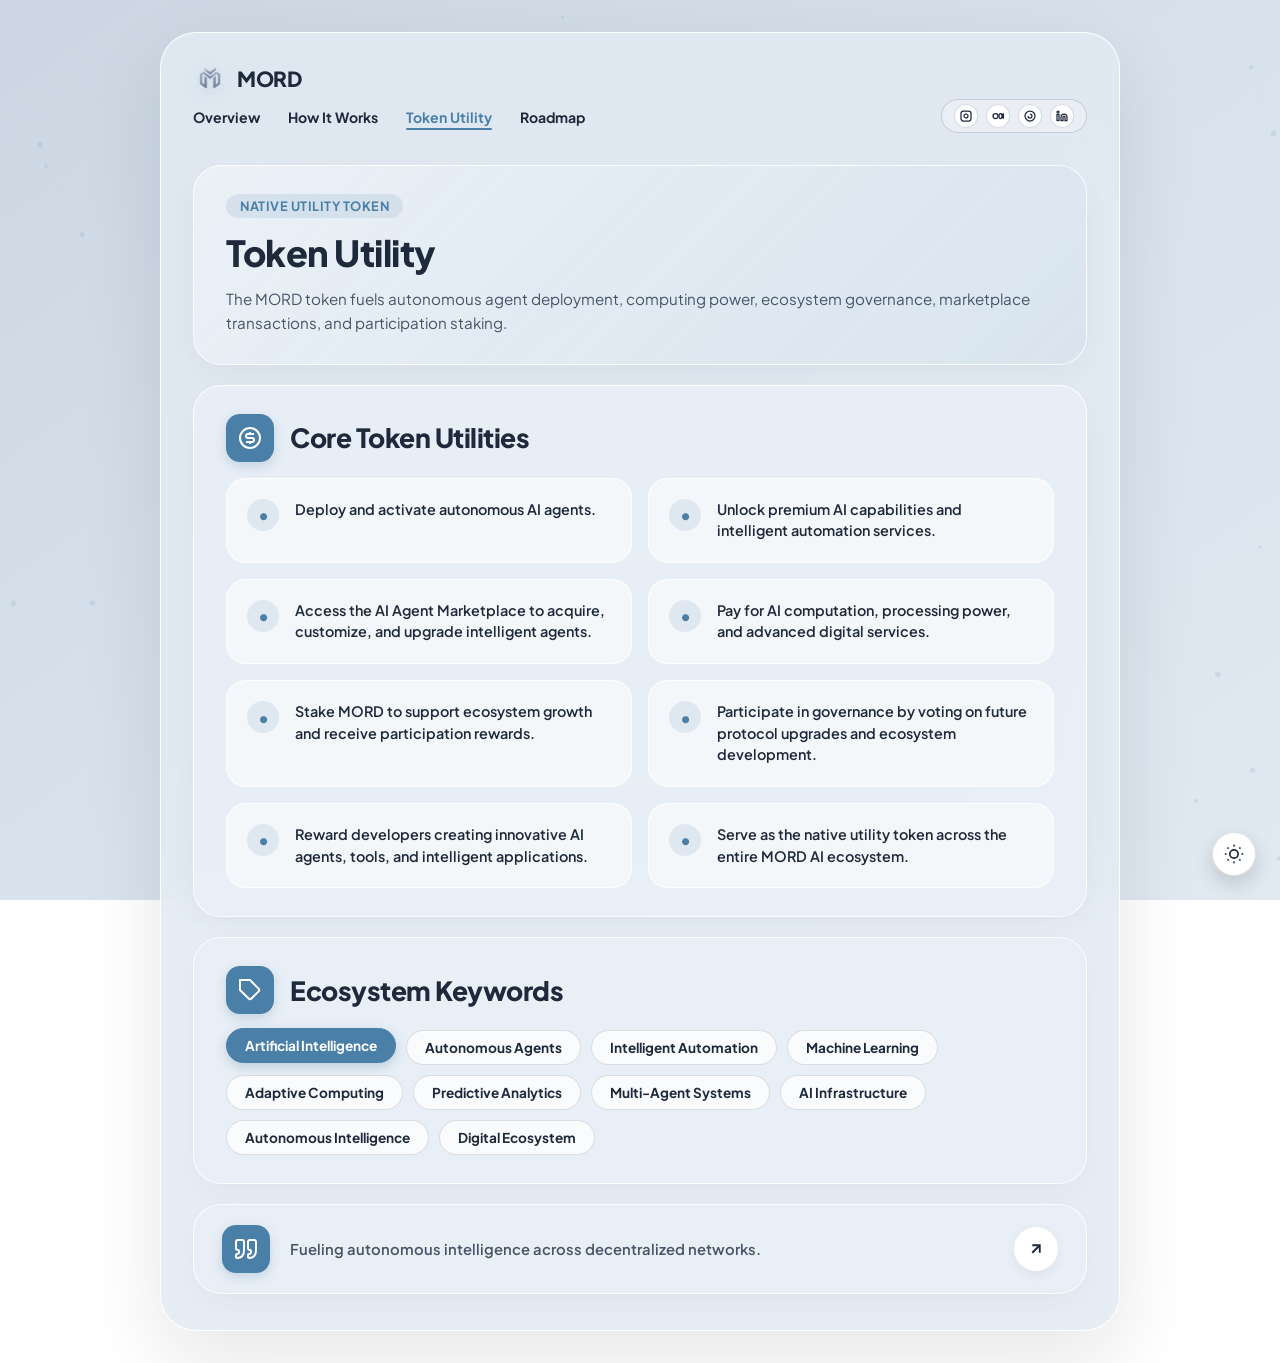
<file: tokenomics.html>
<!DOCTYPE html>
<html lang="en">
<head>
  <meta charset="UTF-8">
  <meta name="viewport" content="width=device-width, initial-scale=1.0">
  <title>Token Utility | MORD AI Agent Protocol</title>
  <meta name="description" content="Explore MORD Token Utility, staking rewards, governance, AI computation payments, and ecosystem keywords.">
  <link rel="icon" type="image/png" href="assets/favicon.png">
  <link rel="icon" type="image/svg+xml" href="assets/favicon.svg">
  <link rel="apple-touch-icon" href="assets/favicon.png">
  <link rel="stylesheet" href="css/style.css">
</head>
<body>

  <!-- Particle Background Canvas -->
  <canvas id="bg-canvas"></canvas>

  <div class="infographic-wrapper">

    <!-- Top Header Row -->
    <header>
      <div class="top-header-row">
        <a href="index.html" class="brand-title">
          <img src="assets/mord_logo.png" alt="MORD Official Logo" class="brand-logo-img">
          <span>MORD</span>
        </a>


      </div>

      <!-- Sub Navigation Links & Social Icons -->
      <div class="sub-nav-row">
        <ul class="nav-links-list">
          <li><a href="index.html">Overview</a></li>
          <li><a href="how-it-works.html">How It Works</a></li>
          <li><a href="tokenomics.html" class="active">Token Utility</a></li>
          <li><a href="roadmap.html">Roadmap</a></li>
        </ul>

        <div class="social-pill-group">
          <a href="#" class="social-circle-icon" aria-label="Instagram">
            <svg width="12" height="12" viewBox="0 0 24 24" fill="none" stroke="currentColor" stroke-width="2.5"><rect x="2" y="2" width="20" height="20" rx="5"/><path d="M16 11.37A4 4 0 1 1 12.63 8 4 4 0 0 1 16 11.37z"/><line x1="17.5" y1="6.5" x2="17.51" y2="6.5"/></svg>
          </a>
          <a href="#" class="social-circle-icon" aria-label="Medium">
            <svg width="12" height="12" viewBox="0 0 24 24" fill="none" stroke="currentColor" stroke-width="2.5"><circle cx="7" cy="12" r="5"/><ellipse cx="17" cy="12" rx="3" ry="5"/><ellipse cx="22" cy="12" rx="1" ry="5"/></svg>
          </a>
          <a href="#" class="social-circle-icon" aria-label="Pinterest">
            <svg width="12" height="12" viewBox="0 0 24 24" fill="none" stroke="currentColor" stroke-width="2.5"><circle cx="12" cy="12" r="10"/><path d="M8 12c0 2.2 1.8 4 4 4s4-1.8 4-4-1.8-4-4-4"/></svg>
          </a>
          <a href="#" class="social-circle-icon" aria-label="LinkedIn">
            <svg width="12" height="12" viewBox="0 0 24 24" fill="none" stroke="currentColor" stroke-width="2.5"><path d="M16 8a6 6 0 0 1 6 6v7h-4v-7a2 2 0 0 0-2-2 2 2 0 0 0-2 2v7h-4v-7a6 6 0 0 1 6-6z"/><rect x="2" y="9" width="4" height="12"/><circle cx="4" cy="4" r="2"/></svg>
          </a>
        </div>
      </div>
    </header>

    <!-- Page Header Title Card -->
    <div class="info-card page-header-card">
      <span class="page-badge">Native Utility Token</span>
      <h1 class="page-title">Token Utility</h1>
      <p class="page-subtitle">The MORD token fuels autonomous agent deployment, computing power, ecosystem governance, marketplace transactions, and participation staking.</p>
    </div>

    <!-- 8 Token Utility Points Grid -->
    <section class="info-card">
      <div class="section-header">
        <div class="section-icon-btn">
          <svg width="24" height="24" viewBox="0 0 24 24" fill="none" stroke="currentColor" stroke-width="2"><circle cx="12" cy="12" r="10"/><path d="M16 8h-6a2 2 0 1 0 0 4h4a2 2 0 1 1 0 4H8"/><path d="M12 6v2"/><path d="M12 16v2"/></svg>
        </div>
        <h2 class="section-title">Core Token Utilities</h2>
      </div>

      <div class="utility-grid-8">

        <div class="utility-card-item">
          <div class="utility-bullet-icon">•</div>
          <p class="utility-text">Deploy and activate autonomous AI agents.</p>
        </div>

        <div class="utility-card-item">
          <div class="utility-bullet-icon">•</div>
          <p class="utility-text">Unlock premium AI capabilities and intelligent automation services.</p>
        </div>

        <div class="utility-card-item">
          <div class="utility-bullet-icon">•</div>
          <p class="utility-text">Access the AI Agent Marketplace to acquire, customize, and upgrade intelligent agents.</p>
        </div>

        <div class="utility-card-item">
          <div class="utility-bullet-icon">•</div>
          <p class="utility-text">Pay for AI computation, processing power, and advanced digital services.</p>
        </div>

        <div class="utility-card-item">
          <div class="utility-bullet-icon">•</div>
          <p class="utility-text">Stake MORD to support ecosystem growth and receive participation rewards.</p>
        </div>

        <div class="utility-card-item">
          <div class="utility-bullet-icon">•</div>
          <p class="utility-text">Participate in governance by voting on future protocol upgrades and ecosystem development.</p>
        </div>

        <div class="utility-card-item">
          <div class="utility-bullet-icon">•</div>
          <p class="utility-text">Reward developers creating innovative AI agents, tools, and intelligent applications.</p>
        </div>

        <div class="utility-card-item">
          <div class="utility-bullet-icon">•</div>
          <p class="utility-text">Serve as the native utility token across the entire MORD AI ecosystem.</p>
        </div>

      </div>
    </section>

    <!-- Ecosystem Keywords Tag Cloud Section -->
    <section class="info-card">
      <div class="section-header">
        <div class="section-icon-btn">
          <svg width="24" height="24" viewBox="0 0 24 24" fill="none" stroke="currentColor" stroke-width="2"><path d="M20.59 13.41l-7.17 7.17a2 2 0 0 1-2.83 0L2 12V2h10l8.59 8.59a2 2 0 0 1 0 2.82z"/><line x1="7" y1="7" x2="7.01" y2="7"/></svg>
        </div>
        <h2 class="section-title">Ecosystem Keywords</h2>
      </div>

      <div class="keywords-cloud-container">
        <span class="keyword-pill active">Artificial Intelligence</span>
        <span class="keyword-pill">Autonomous Agents</span>
        <span class="keyword-pill">Intelligent Automation</span>
        <span class="keyword-pill">Machine Learning</span>
        <span class="keyword-pill">Adaptive Computing</span>
        <span class="keyword-pill">Predictive Analytics</span>
        <span class="keyword-pill">Multi-Agent Systems</span>
        <span class="keyword-pill">AI Infrastructure</span>
        <span class="keyword-pill">Autonomous Intelligence</span>
        <span class="keyword-pill">Digital Ecosystem</span>
      </div>
    </section>

    <!-- Bottom Quote Banner -->
    <section class="info-card quote-card-row">
      <div class="quote-left-group">
        <div class="section-icon-btn">
          <svg width="24" height="24" viewBox="0 0 24 24" fill="none" stroke="currentColor" stroke-width="2"><path d="M3 21c3 0 7-1 7-8V5c0-1.25-.756-2.017-2-2H4c-1.25 0-2 .75-2 1.972V11c0 1.25.75 2 2 2 1 0 1 0 1 1v1c0 1-1 2-2 2s-1 .008-1 1.031V20c0 1 0 1 1 1z"/><path d="M15 21c3 0 7-1 7-8V5c0-1.25-.757-2.017-2-2h-4c-1.25 0-2 .75-2 1.972V11c0 1.25.75 2 2 2 1 0 1 0 1 1v1c0 1-1 2-2 2s-1 .008-1 1.031V20c0 1 0 1 1 1z"/></svg>
        </div>
        <p class="quote-statement">Fueling autonomous intelligence across decentralized networks.</p>
      </div>

      <a href="roadmap.html" class="arrow-circle-btn" aria-label="View Roadmap">
        <svg width="18" height="18" viewBox="0 0 24 24" fill="none" stroke="currentColor" stroke-width="2.5"><line x1="7" y1="17" x2="17" y2="7"/><polyline points="7 7 17 7 17 17"/></svg>
      </a>
    </section>

  </div>

  <!-- Modal Overlay -->
  <div class="modal-overlay" id="modal-overlay">
    <div class="modal-box">
      <button class="modal-close-x" id="modal-close">&times;</button>
      <h3 class="modal-heading" id="modal-title">Stake MORD Tokens</h3>
      <p class="modal-subtext" id="modal-subtitle">Earn participation rewards and unlock governance rights.</p>
      <button class="modal-btn-submit" id="modal-action-btn">Confirm Staking</button>
    </div>
  </div>

  <button class="theme-switch-float" id="theme-switch" aria-label="Toggle Dark Mode">
    <svg width="20" height="20" viewBox="0 0 24 24" fill="none" stroke="currentColor" stroke-width="2"><circle cx="12" cy="12" r="5"/><line x1="12" y1="1" x2="12" y2="3"/><line x1="12" y1="21" x2="12" y2="23"/><line x1="4.22" y1="4.22" x2="5.64" y2="5.64"/><line x1="18.36" y1="18.36" x2="19.78" y2="19.78"/><line x1="1" y1="12" x2="3" y2="12"/><line x1="21" y1="12" x2="23" y2="12"/><line x1="4.22" y1="19.78" x2="5.64" y2="18.36"/><line x1="18.36" y1="5.64" x2="19.78" y2="4.22"/></svg>
  </button>

  <script src="js/app.js"></script>
</body>
</html>
</file>
<file: css/style.css>
@import url('https://fonts.googleapis.com/css2?family=Plus+Jakarta+Sans:ital,wght@0,300;0,400;0,500;0,600;0,700;0,800;1,400&family=JetBrains+Mono:wght@400;500&display=swap');

:root {
  --bg-main: #d3dde8;
  --bg-gradient: linear-gradient(145deg, #cbd6e2 0%, #d8e2ed 50%, #e1e9f1 100%);
  --card-bg: rgba(235, 241, 247, 0.75);
  --card-bg-solid: #e3ebf3;
  --card-border: rgba(255, 255, 255, 0.8);
  --card-shadow: 0 12px 32px -6px rgba(15, 23, 42, 0.05);
  
  --text-primary: #1e293b;
  --text-secondary: #475569;
  --text-muted: #64748b;
  
  --brand-blue: #4a7fa7;
  --brand-blue-hover: #3b6b8f;
  --brand-blue-light: rgba(74, 127, 167, 0.12);
  --accent-cyan: #00f0ff;
  --accent-green: #10b981;
  
  --radius-card: 28px;
  --radius-pill: 9999px;
  --radius-icon: 14px;

  --transition-fast: 0.2s cubic-bezier(0.16, 1, 0.3, 1);
  --transition-normal: 0.35s cubic-bezier(0.16, 1, 0.3, 1);
}

[data-theme="dark"] {
  --bg-main: #0b111e;
  --bg-gradient: linear-gradient(145deg, #070c17 0%, #0f172a 50%, #172033 100%);
  --card-bg: rgba(15, 23, 42, 0.75);
  --card-bg-solid: #111a2e;
  --card-border: rgba(255, 255, 255, 0.1);
  --card-shadow: 0 16px 40px -8px rgba(0, 0, 0, 0.5);
  
  --text-primary: #f1f5f9;
  --text-secondary: #cbd5e1;
  --text-muted: #94a3b8;
  
  --brand-blue: #3b82f6;
  --brand-blue-hover: #2563eb;
  --brand-blue-light: rgba(59, 130, 246, 0.2);
}

* {
  margin: 0;
  padding: 0;
  box-sizing: border-box;
}

html {
  scroll-behavior: smooth;
}

body {
  font-family: 'Plus Jakarta Sans', -apple-system, BlinkMacSystemFont, sans-serif;
  background: var(--bg-gradient);
  background-attachment: fixed;
  color: var(--text-primary);
  min-height: 100vh;
  padding: 32px 20px;
  display: flex;
  justify-content: center;
  align-items: flex-start;
}

/* Background Canvas Particles */
#bg-canvas {
  position: fixed;
  top: 0;
  left: 0;
  width: 100vw;
  height: 100vh;
  z-index: 0;
  pointer-events: none;
  opacity: 0.4;
}

/* Main Graphic Frame Container */
.infographic-wrapper {
  width: 100%;
  max-width: 960px;
  background: rgba(226, 234, 242, 0.85);
  backdrop-filter: blur(24px);
  -webkit-backdrop-filter: blur(24px);
  border: 1px solid rgba(255, 255, 255, 0.9);
  border-radius: 36px;
  padding: 28px 32px 36px;
  box-shadow: 0 30px 80px rgba(15, 23, 42, 0.1);
  position: relative;
  z-index: 1;
  display: flex;
  flex-direction: column;
  gap: 20px;
}

[data-theme="dark"] .infographic-wrapper {
  background: rgba(15, 23, 42, 0.85);
  border-color: rgba(255, 255, 255, 0.12);
}

/* Top Navigation Bar */
.top-header-row {
  display: flex;
  align-items: center;
  justify-content: space-between;
  margin-bottom: 4px;
}

.brand-title {
  display: flex;
  align-items: center;
  gap: 10px;
  font-size: 1.3rem;
  font-weight: 800;
  color: var(--text-primary);
  text-decoration: none;
  letter-spacing: -0.5px;
}

.brand-logo-img {
  width: 34px;
  height: 34px;
  object-fit: contain;
  filter: drop-shadow(0 4px 8px rgba(74, 127, 167, 0.2));
  transition: transform var(--transition-fast);
}

.brand-title:hover .brand-logo-img {
  transform: scale(1.1) rotate(3deg);
}

.brand-logo-svg {
  width: 26px;
  height: 26px;
  color: var(--text-primary);
}

.top-actions {
  display: flex;
  align-items: center;
  gap: 10px;
}

.header-pill-btn {
  display: inline-flex;
  align-items: center;
  gap: 8px;
  padding: 8px 20px;
  background: #ffffff;
  border-radius: var(--radius-pill);
  font-weight: 700;
  font-size: 0.85rem;
  color: var(--text-primary);
  text-decoration: none;
  border: none;
  cursor: pointer;
  box-shadow: 0 4px 12px rgba(15, 23, 42, 0.05);
  transition: var(--transition-fast);
}

[data-theme="dark"] .header-pill-btn {
  background: #1e293b;
  color: #fff;
}

.header-pill-btn:hover {
  transform: translateY(-2px);
  box-shadow: 0 6px 16px rgba(15, 23, 42, 0.1);
}

.sub-nav-row {
  display: flex;
  align-items: center;
  justify-content: space-between;
  padding-bottom: 12px;
}

.nav-links-list {
  display: flex;
  align-items: center;
  gap: 28px;
  list-style: none;
}

.nav-links-list a {
  text-decoration: none;
  font-size: 0.88rem;
  font-weight: 700;
  color: var(--text-primary);
  transition: var(--transition-fast);
  padding: 4px 0;
  position: relative;
}

.nav-links-list a.active,
.nav-links-list a:hover {
  color: var(--brand-blue);
}

.nav-links-list a.active::after {
  content: '';
  position: absolute;
  bottom: 0;
  left: 0;
  width: 100%;
  height: 2px;
  background: var(--brand-blue);
  border-radius: 2px;
}

.social-pill-group {
  display: flex;
  align-items: center;
  gap: 8px;
  padding: 4px 12px;
  border: 1px solid rgba(15, 23, 42, 0.15);
  border-radius: var(--radius-pill);
  background: rgba(255, 255, 255, 0.25);
}

.social-circle-icon {
  width: 24px;
  height: 24px;
  border-radius: 50%;
  background: #ffffff;
  border: 1px solid rgba(15, 23, 42, 0.15);
  display: flex;
  align-items: center;
  justify-content: center;
  color: var(--text-primary);
  text-decoration: none;
  font-size: 0.75rem;
  font-weight: 700;
  transition: var(--transition-fast);
}

.social-circle-icon:hover {
  background: var(--brand-blue);
  color: #fff;
  border-color: var(--brand-blue);
  transform: translateY(-1px);
}

/* Glass Card Standard */
.info-card {
  background: var(--card-bg);
  border: 1px solid var(--card-border);
  border-radius: var(--radius-card);
  padding: 28px 32px;
  box-shadow: var(--card-shadow);
  transition: transform var(--transition-normal), box-shadow var(--transition-normal);
  position: relative;
}

.info-card:hover {
  box-shadow: 0 16px 40px rgba(15, 23, 42, 0.08);
}

/* Page Header Title Card */
.page-header-card {
  display: flex;
  flex-direction: column;
  gap: 12px;
  background: linear-gradient(135deg, rgba(235, 241, 247, 0.9) 0%, rgba(215, 226, 238, 0.8) 100%);
}

[data-theme="dark"] .page-header-card {
  background: linear-gradient(135deg, rgba(15, 23, 42, 0.9) 0%, rgba(30, 41, 59, 0.8) 100%);
}

.page-badge {
  display: inline-flex;
  align-items: center;
  gap: 6px;
  padding: 4px 14px;
  background: var(--brand-blue-light);
  color: var(--brand-blue);
  border-radius: var(--radius-pill);
  font-size: 0.8rem;
  font-weight: 700;
  text-transform: uppercase;
  letter-spacing: 0.5px;
  width: fit-content;
}

.page-title {
  font-size: 2.25rem;
  font-weight: 800;
  letter-spacing: -0.5px;
  color: var(--text-primary);
}

.page-subtitle {
  font-size: 0.95rem;
  color: var(--text-secondary);
  line-height: 1.6;
}

/* Hero Section Layout */
.hero-section-grid {
  display: grid;
  grid-template-columns: 1fr 1fr;
  gap: 20px;
}

.hero-section-grid .info-card {
  border: none !important;
  box-shadow: none !important;
}

/* Left Big Sphere Visual Card */
.hero-card-visual-left {
  display: flex;
  flex-direction: column;
  justify-content: flex-end;
  min-height: 500px;
  position: relative;
  overflow: hidden;
  background: linear-gradient(145deg, rgba(235, 241, 247, 0.9) 0%, rgba(215, 226, 238, 0.8) 100%);
  border: none !important;
  box-shadow: none !important;
}

[data-theme="dark"] .hero-card-visual-left {
  background: linear-gradient(145deg, rgba(15, 23, 42, 0.9) 0%, rgba(30, 41, 59, 0.8) 100%);
  border: none !important;
  box-shadow: none !important;
}

.visual-sphere-img {
  position: absolute;
  top: 45%;
  left: 50%;
  transform: translate(-50%, -55%);
  width: 105%;
  max-width: 480px;
  object-fit: contain;
  pointer-events: none;
  animation: gentleFloat 6s ease-in-out infinite;
}

@keyframes gentleFloat {
  0%, 100% { transform: translate(-50%, -55%) rotate(0deg); }
  50% { transform: translate(-50%, -58%) rotate(1deg); }
}

/* Floating Badge at Bottom Left */
.badge-glass-overlay {
  background: rgba(255, 255, 255, 0.65);
  backdrop-filter: blur(16px);
  -webkit-backdrop-filter: blur(16px);
  border: none !important;
  padding: 16px 20px;
  border-radius: 24px;
  display: flex;
  flex-direction: column;
  gap: 6px;
  margin-top: auto;
  z-index: 2;
  box-shadow: 0 10px 24px rgba(15, 23, 42, 0.06);
}

[data-theme="dark"] .badge-glass-overlay {
  background: rgba(15, 23, 42, 0.85);
  border: none !important;
}

.badge-top-text {
  font-size: 0.8rem;
  font-weight: 600;
  color: var(--text-secondary);
}

.badge-bottom-row {
  display: flex;
  align-items: center;
  gap: 12px;
  font-size: 0.85rem;
  color: var(--text-secondary);
  font-weight: 600;
}

.badge-bottom-row strong {
  color: var(--text-primary);
  font-weight: 800;
}

.badge-blue-circle-icon {
  width: 32px;
  height: 32px;
  border-radius: 50%;
  background: var(--brand-blue);
  color: #ffffff;
  display: flex;
  align-items: center;
  justify-content: center;
  flex-shrink: 0;
}

/* Hero Right Column */
.hero-right-col {
  display: flex;
  flex-direction: column;
  gap: 20px;
}

.hero-info-card {
  display: flex;
  flex-direction: column;
  gap: 16px;
  border: none !important;
  box-shadow: none !important;
}

.mord-tag-row {
  display: flex;
  align-items: center;
  justify-content: space-between;
}

.mord-tag-text {
  font-size: 0.85rem;
  font-weight: 600;
  color: var(--text-secondary);
}

.arrow-circle-btn {
  width: 44px;
  height: 44px;
  border-radius: 50%;
  background: #ffffff;
  border: none !important;
  display: flex;
  align-items: center;
  justify-content: center;
  color: var(--text-primary);
  text-decoration: none;
  cursor: pointer;
  box-shadow: 0 4px 12px rgba(15, 23, 42, 0.06);
  transition: var(--transition-fast);
}

[data-theme="dark"] .arrow-circle-btn {
  background: #1e293b;
  color: #fff;
  border: none !important;
}

.arrow-circle-btn:hover {
  transform: translate(2px, -2px);
  background: var(--brand-blue);
  color: #fff;
}

.hero-headline {
  font-size: 2.5rem;
  font-weight: 800;
  line-height: 1.15;
  letter-spacing: -1px;
  color: var(--text-primary);
}

.hero-desc {
  font-size: 0.925rem;
  color: var(--text-secondary);
  line-height: 1.6;
}

.meta-stats-row {
  display: flex;
  align-items: center;
  gap: 20px;
  font-size: 0.85rem;
  font-weight: 600;
  color: var(--text-secondary);
  margin-top: 4px;
}

.meta-item {
  display: flex;
  align-items: center;
  gap: 6px;
}

/* Mesh Sculpture Card */
.mesh-visual-card {
  min-height: 260px;
  display: flex;
  align-items: center;
  justify-content: center;
  background: transparent !important;
  border: none !important;
  box-shadow: none !important;
  cursor: pointer;
  overflow: visible;
}

.mesh-img {
  width: 100%;
  max-width: 440px;
  border: none !important;
  outline: none !important;
  box-shadow: none !important;
  mix-blend-mode: multiply;
  transition: transform var(--transition-normal);
}

[data-theme="dark"] .mesh-img {
  mix-blend-mode: screen;
}

.mesh-visual-card:hover .mesh-img {
  transform: scale(1.06) rotate(-2deg);
}

/* Section Header (Icon Box + Title) */
.section-header {
  display: flex;
  align-items: center;
  gap: 16px;
  margin-bottom: 16px;
}

.section-icon-btn {
  width: 48px;
  height: 48px;
  border-radius: var(--radius-icon);
  background: var(--brand-blue);
  color: #ffffff;
  display: flex;
  align-items: center;
  justify-content: center;
  flex-shrink: 0;
  box-shadow: 0 4px 12px rgba(74, 127, 167, 0.25);
}

.section-title {
  font-size: 1.65rem;
  font-weight: 800;
  letter-spacing: -0.5px;
  color: var(--text-primary);
}

/* Section Content Text */
.intro-text-block p {
  font-size: 0.925rem;
  color: var(--text-secondary);
  line-height: 1.65;
  margin-bottom: 16px;
}

.intro-text-block p:last-child {
  margin-bottom: 0;
}

/* Core Concept Highlight Box */
.concept-card-highlight {
  background: linear-gradient(135deg, rgba(74, 127, 167, 0.08) 0%, rgba(255, 255, 255, 0.6) 100%);
  border: 1px solid rgba(74, 127, 167, 0.25);
}

[data-theme="dark"] .concept-card-highlight {
  background: linear-gradient(135deg, rgba(59, 130, 246, 0.1) 0%, rgba(15, 23, 42, 0.6) 100%);
}

.concept-text {
  font-size: 1rem;
  color: var(--text-secondary);
  line-height: 1.7;
  font-weight: 500;
}

/* Vision Grid Layout */
.vision-grid-layout {
  display: grid;
  grid-template-columns: 1fr 300px;
  gap: 20px;
  align-items: center;
}

.vision-statement-text {
  font-size: 0.95rem;
  color: var(--text-secondary);
  line-height: 1.6;
}

.vision-brain-container {
  position: relative;
  display: flex;
  align-items: center;
  justify-content: center;
  border: none !important;
  box-shadow: none !important;
  background: transparent !important;
}

.vision-brain-container img {
  width: 100%;
  max-width: 290px;
  height: auto;
  border: none !important;
  outline: none !important;
  box-shadow: none !important;
  mix-blend-mode: multiply;
  filter: drop-shadow(0 12px 24px rgba(74, 127, 167, 0.2));
  transition: transform var(--transition-normal);
}

[data-theme="dark"] .vision-brain-container img {
  mix-blend-mode: screen;
}

.vision-brain-container:hover img {
  transform: scale(1.05);
}

/* Telemetry Hotspots */
.brain-hotspot {
  position: absolute;
  width: 14px;
  height: 14px;
  border-radius: 50%;
  background: #00f0ff;
  box-shadow: 0 0 0 3px rgba(0, 240, 255, 0.4), 0 0 12px #00f0ff;
  cursor: pointer;
  animation: pulseNode 2s infinite;
}

@keyframes pulseNode {
  0%, 100% { transform: scale(1); opacity: 0.9; }
  50% { transform: scale(1.3); opacity: 1; }
}

.hotspot-popup {
  position: absolute;
  bottom: 120%;
  left: 50%;
  transform: translateX(-50%) translateY(6px);
  background: #0f172a;
  color: #fff;
  padding: 6px 12px;
  border-radius: 8px;
  font-size: 0.75rem;
  font-weight: 600;
  white-space: nowrap;
  opacity: 0;
  pointer-events: none;
  transition: all 0.2s ease;
  box-shadow: 0 8px 20px rgba(0,0,0,0.3);
  z-index: 10;
}

.brain-hotspot:hover .hotspot-popup {
  opacity: 1;
  transform: translateX(-50%) translateY(0);
}

/* Capabilities List Layout */
.capabilities-list-group {
  display: flex;
  flex-direction: column;
}

.capability-row-item {
  display: flex;
  align-items: center;
  gap: 16px;
  padding: 16px 8px;
  border-bottom: 1px solid rgba(15, 23, 42, 0.08);
  transition: var(--transition-fast);
  cursor: pointer;
  border-radius: 12px;
}

[data-theme="dark"] .capability-row-item {
  border-bottom-color: rgba(255, 255, 255, 0.08);
}

.capability-row-item:last-child {
  border-bottom: none;
}

.capability-row-item:hover {
  background: rgba(255, 255, 255, 0.5);
  transform: translateX(4px);
}

[data-theme="dark"] .capability-row-item:hover {
  background: rgba(255, 255, 255, 0.05);
}

.capability-circle-icon {
  width: 40px;
  height: 40px;
  border-radius: 50%;
  background: var(--brand-blue);
  color: #ffffff;
  display: flex;
  align-items: center;
  justify-content: center;
  flex-shrink: 0;
  box-shadow: 0 4px 10px rgba(74, 127, 167, 0.2);
}

.capability-details-box {
  display: flex;
  flex-direction: column;
  gap: 2px;
}

.capability-item-title {
  font-size: 0.95rem;
  font-weight: 700;
  color: var(--text-primary);
}

.capability-item-desc {
  font-size: 0.85rem;
  color: var(--text-secondary);
}

/* HOW IT WORKS (5 Steps Grid) */
.steps-container {
  display: flex;
  flex-direction: column;
  gap: 16px;
}

.step-card-item {
  display: flex;
  align-items: flex-start;
  gap: 20px;
  padding: 24px;
  border-radius: 20px;
  background: rgba(255, 255, 255, 0.5);
  border: 1px solid rgba(255, 255, 255, 0.8);
  transition: var(--transition-fast);
}

[data-theme="dark"] .step-card-item {
  background: rgba(255, 255, 255, 0.03);
  border-color: rgba(255, 255, 255, 0.08);
}

.step-card-item:hover {
  transform: translateY(-2px);
  background: rgba(255, 255, 255, 0.9);
  box-shadow: 0 10px 24px rgba(74, 127, 167, 0.12);
}

.step-num-badge {
  width: 44px;
  height: 44px;
  border-radius: 12px;
  background: var(--brand-blue);
  color: #fff;
  font-size: 1.1rem;
  font-weight: 800;
  display: flex;
  align-items: center;
  justify-content: center;
  flex-shrink: 0;
}

.step-content-box h3 {
  font-size: 1.1rem;
  font-weight: 700;
  color: var(--text-primary);
  margin-bottom: 6px;
}

.step-content-box p {
  font-size: 0.9rem;
  color: var(--text-secondary);
  line-height: 1.6;
}

/* TOKEN UTILITY (8 Utility Cards Grid) */
.utility-grid-8 {
  display: grid;
  grid-template-columns: repeat(auto-fit, minmax(280px, 1fr));
  gap: 16px;
}

.utility-card-item {
  display: flex;
  align-items: flex-start;
  gap: 16px;
  padding: 20px;
  border-radius: 20px;
  background: rgba(255, 255, 255, 0.5);
  border: 1px solid rgba(255, 255, 255, 0.8);
  transition: var(--transition-fast);
}

[data-theme="dark"] .utility-card-item {
  background: rgba(255, 255, 255, 0.03);
  border-color: rgba(255, 255, 255, 0.08);
}

.utility-card-item:hover {
  transform: translateY(-3px);
  background: rgba(255, 255, 255, 0.9);
  box-shadow: 0 12px 28px rgba(74, 127, 167, 0.12);
}

.utility-bullet-icon {
  width: 32px;
  height: 32px;
  border-radius: 50%;
  background: var(--brand-blue-light);
  color: var(--brand-blue);
  display: flex;
  align-items: center;
  justify-content: center;
  flex-shrink: 0;
  font-weight: 800;
}

.utility-text {
  font-size: 0.9rem;
  font-weight: 600;
  color: var(--text-primary);
  line-height: 1.5;
}

/* Ecosystem Keywords Cloud */
.keywords-cloud-container {
  display: flex;
  flex-wrap: wrap;
  gap: 10px;
}

.keyword-pill {
  padding: 8px 18px;
  background: rgba(255, 255, 255, 0.7);
  border: 1px solid rgba(15, 23, 42, 0.12);
  border-radius: var(--radius-pill);
  font-size: 0.85rem;
  font-weight: 700;
  color: var(--text-primary);
  transition: var(--transition-fast);
  cursor: pointer;
}

[data-theme="dark"] .keyword-pill {
  background: rgba(255, 255, 255, 0.05);
  border-color: rgba(255, 255, 255, 0.12);
}

.keyword-pill:hover,
.keyword-pill.active {
  background: var(--brand-blue);
  color: #fff;
  border-color: var(--brand-blue);
  transform: translateY(-2px);
  box-shadow: 0 4px 12px rgba(74, 127, 167, 0.3);
}

/* ROADMAP Timeline (4 Phases) */
.roadmap-timeline-container {
  display: flex;
  flex-direction: column;
  gap: 20px;
}

.phase-card-item {
  display: flex;
  flex-direction: column;
  gap: 14px;
  padding: 24px 28px;
  border-radius: 24px;
  background: rgba(255, 255, 255, 0.5);
  border: 1px solid rgba(255, 255, 255, 0.8);
  transition: var(--transition-normal);
  position: relative;
}

[data-theme="dark"] .phase-card-item {
  background: rgba(255, 255, 255, 0.03);
  border-color: rgba(255, 255, 255, 0.08);
}

.phase-card-item:hover {
  background: rgba(255, 255, 255, 0.9);
  box-shadow: 0 12px 30px rgba(74, 127, 167, 0.12);
}

.phase-header-row {
  display: flex;
  align-items: center;
  justify-content: space-between;
}

.phase-title-group {
  display: flex;
  align-items: center;
  gap: 12px;
}

.phase-badge-pill {
  padding: 4px 12px;
  border-radius: var(--radius-pill);
  font-size: 0.78rem;
  font-weight: 800;
  text-transform: uppercase;
  letter-spacing: 0.5px;
}

.status-completed {
  background: rgba(16, 185, 129, 0.15);
  color: #059669;
  border: 1px solid rgba(16, 185, 129, 0.3);
}

.status-in-progress {
  background: rgba(74, 127, 167, 0.15);
  color: var(--brand-blue);
  border: 1px solid rgba(74, 127, 167, 0.3);
}

.status-upcoming {
  background: rgba(100, 116, 139, 0.12);
  color: var(--text-muted);
  border: 1px solid rgba(100, 116, 139, 0.2);
}

.phase-title {
  font-size: 1.25rem;
  font-weight: 800;
  color: var(--text-primary);
}

.phase-milestones-list {
  display: grid;
  grid-template-columns: repeat(auto-fit, minmax(220px, 1fr));
  gap: 10px;
  list-style: none;
}

.phase-milestones-list li {
  display: flex;
  align-items: center;
  gap: 8px;
  font-size: 0.88rem;
  color: var(--text-secondary);
  font-weight: 600;
}

.phase-milestones-list li svg {
  color: var(--brand-blue);
  flex-shrink: 0;
}

/* Bottom Quote Card */
.quote-card-row {
  display: flex;
  align-items: center;
  justify-content: space-between;
  gap: 24px;
  padding: 20px 28px;
}

.quote-left-group {
  display: flex;
  align-items: center;
  gap: 20px;
}

.quote-statement {
  font-size: 0.925rem;
  font-weight: 600;
  color: var(--text-secondary);
  line-height: 1.5;
}

/* Modal Windows */
.modal-overlay {
  position: fixed;
  top: 0;
  left: 0;
  width: 100vw;
  height: 100vh;
  background: rgba(15, 23, 42, 0.5);
  backdrop-filter: blur(8px);
  -webkit-backdrop-filter: blur(8px);
  z-index: 999;
  display: flex;
  align-items: center;
  justify-content: center;
  opacity: 0;
  pointer-events: none;
  transition: opacity 0.3s ease;
}

.modal-overlay.active {
  opacity: 1;
  pointer-events: auto;
}

.modal-box {
  width: 90%;
  max-width: 480px;
  background: #ffffff;
  border-radius: var(--radius-card);
  padding: 32px;
  box-shadow: 0 24px 60px rgba(0, 0, 0, 0.2);
  position: relative;
  transform: translateY(20px);
  transition: transform 0.3s cubic-bezier(0.16, 1, 0.3, 1);
}

[data-theme="dark"] .modal-box {
  background: #111a2e;
  color: #fff;
}

.modal-overlay.active .modal-box {
  transform: translateY(0);
}

.modal-close-x {
  position: absolute;
  top: 20px;
  right: 20px;
  width: 32px;
  height: 32px;
  border-radius: 50%;
  background: rgba(0, 0, 0, 0.05);
  border: none;
  font-size: 1.2rem;
  cursor: pointer;
  display: flex;
  align-items: center;
  justify-content: center;
}

.modal-heading {
  font-size: 1.5rem;
  font-weight: 800;
  margin-bottom: 8px;
}

.modal-subtext {
  font-size: 0.9rem;
  color: var(--text-secondary);
  margin-bottom: 20px;
}

.modal-btn-submit {
  width: 100%;
  padding: 12px;
  border-radius: var(--radius-pill);
  background: var(--brand-blue);
  color: #fff;
  border: none;
  font-size: 0.95rem;
  font-weight: 700;
  cursor: pointer;
  transition: var(--transition-fast);
}

.modal-btn-submit:hover {
  background: var(--brand-blue-hover);
}

/* Floating Theme Switcher Floating Tool */
.theme-switch-float {
  position: fixed;
  bottom: 24px;
  right: 24px;
  width: 44px;
  height: 44px;
  border-radius: 50%;
  background: #ffffff;
  border: 1px solid rgba(15, 23, 42, 0.12);
  color: var(--text-primary);
  display: flex;
  align-items: center;
  justify-content: center;
  cursor: pointer;
  box-shadow: 0 8px 20px rgba(0, 0, 0, 0.15);
  z-index: 90;
  transition: var(--transition-fast);
}

[data-theme="dark"] .theme-switch-float {
  background: #1e293b;
  color: #fff;
}

.theme-switch-float:hover {
  transform: scale(1.1) rotate(15deg);
}

/* Responsive Mobile Layout */
@media (max-width: 860px) {
  .hero-section-grid {
    grid-template-columns: 1fr;
  }
  .vision-grid-layout {
    grid-template-columns: 1fr;
  }
  .infographic-wrapper {
    padding: 20px;
  }
  .hero-headline {
    font-size: 2.1rem;
  }
}
</file>
